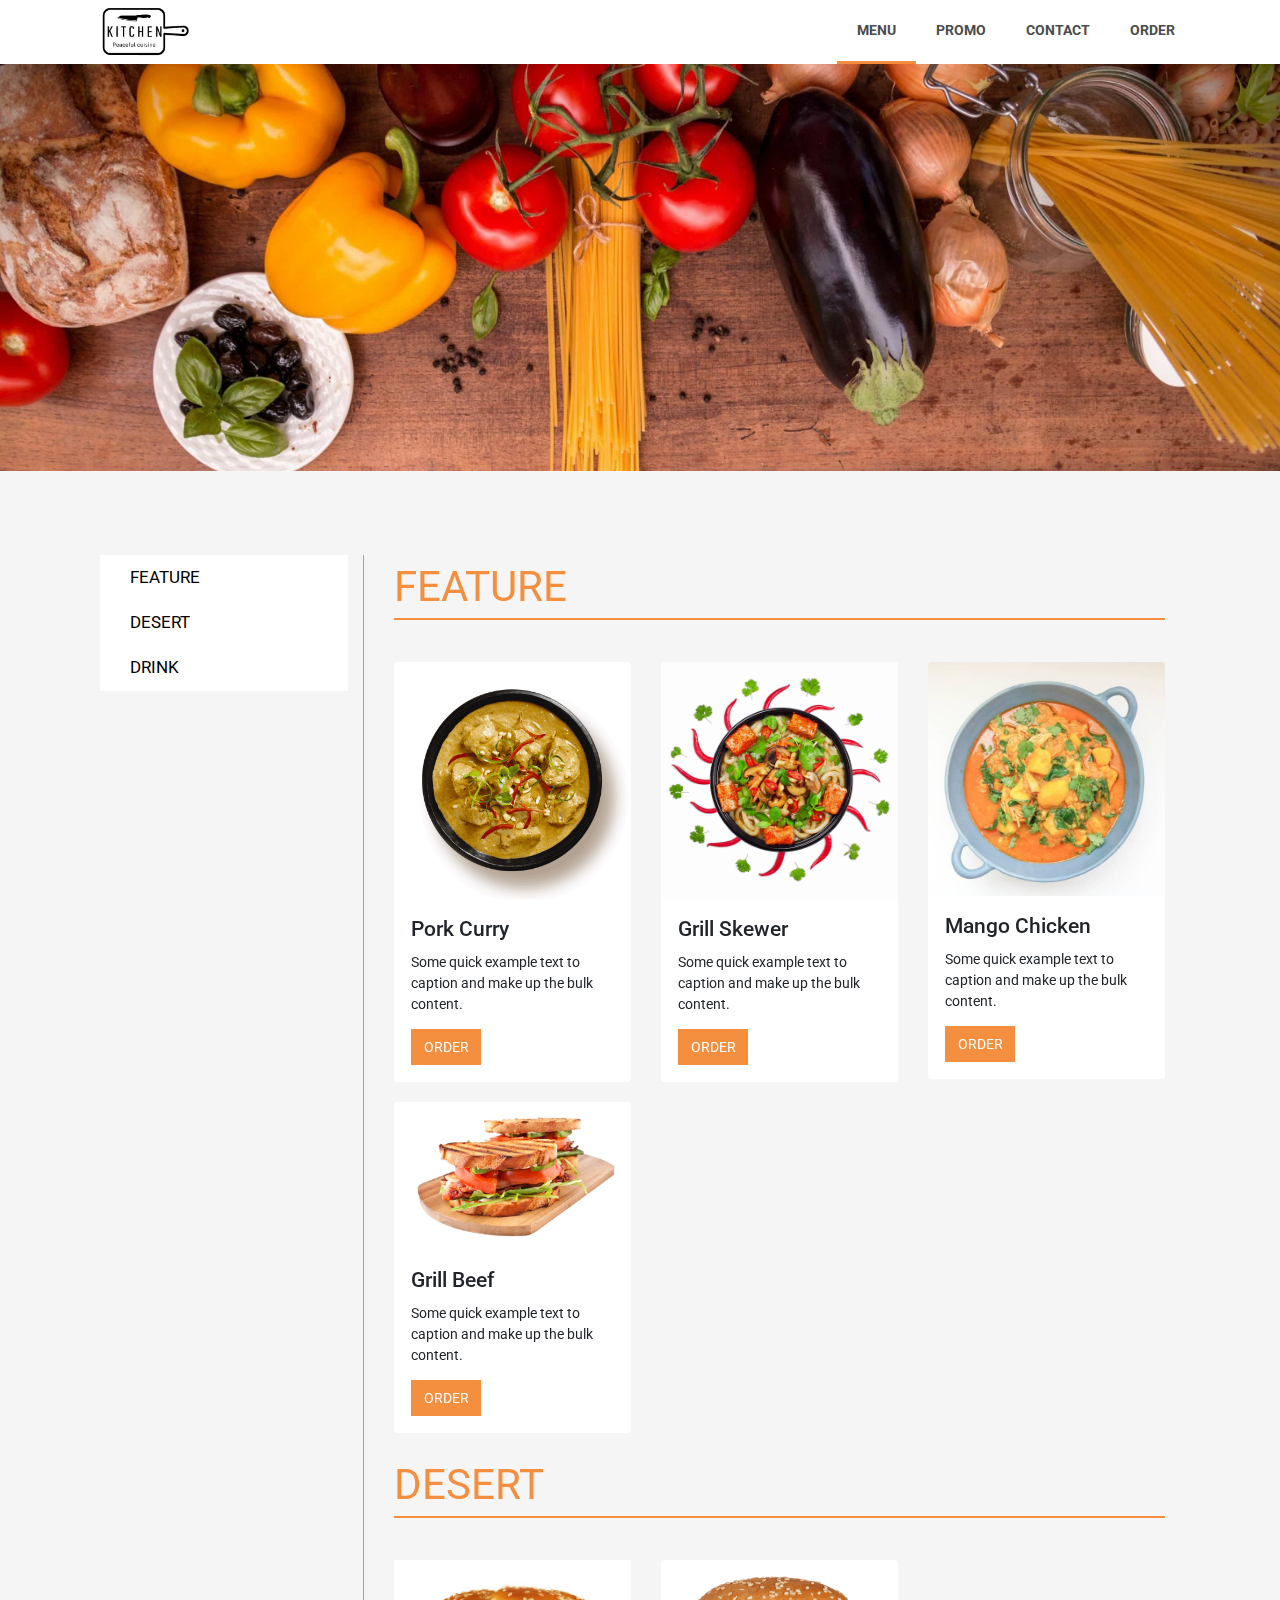
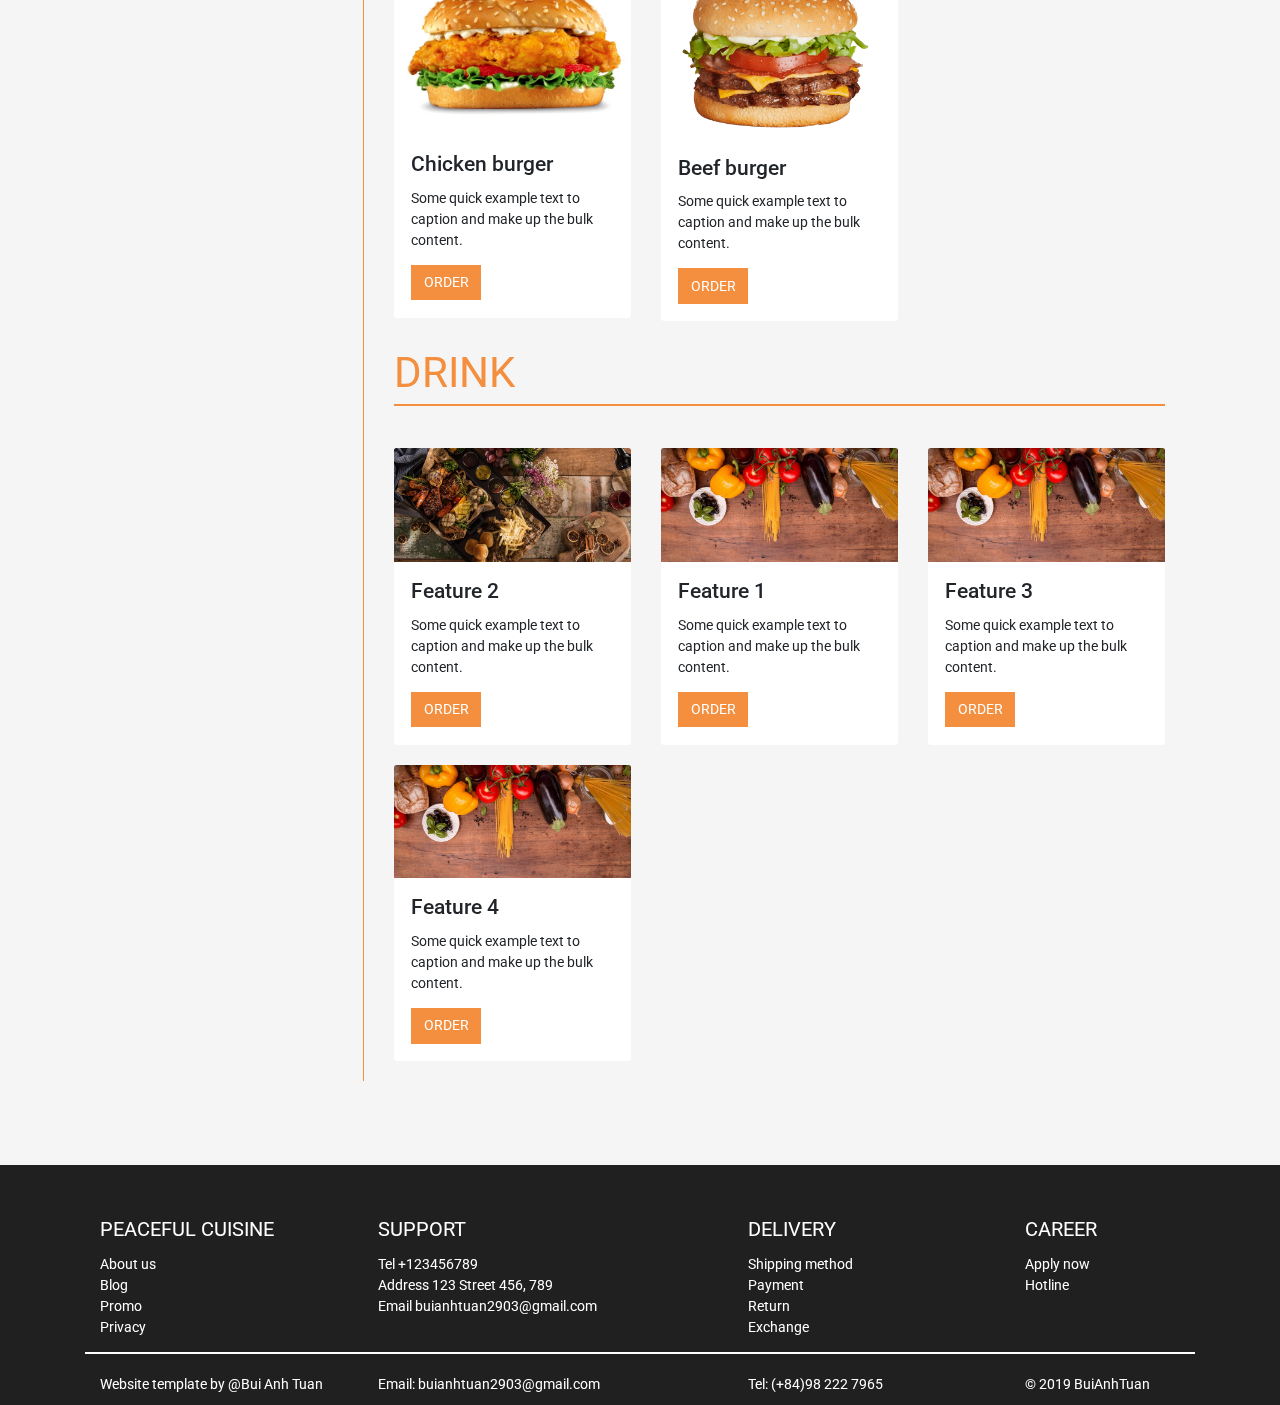
<file: menu.html>
<!DOCTYPE html>
<html lang="en">
<head>
    <meta charset="UTF-8">
    <meta name="viewport" content="width=device-width, initial-scale=1.0">
    <meta http-equiv="X-UA-Compatible" content="ie=edge">
    <meta name="Description" content="Restaurant demo template">
    <title>Peaceful cuisine</title>
    <link rel="icon" href="./assets/image/logo.png" type="image">
    <link rel="stylesheet" href="./assets/bootstrap/bootstrap.min.css">
    <link rel="stylesheet" href="https://fonts.googleapis.com/css?family=Roboto:300,400,700&display=swap">
    <link rel="stylesheet" href="./styles.css">
    <link rel="stylesheet" href="./menu.css">
    <script src="./assets/jquery/jquery.min.js"></script>
    <!-- <script src="https://cdnjs.cloudflare.com/ajax/libs/popper.js/1.14.7/umd/popper.min.js"></script> -->
    <script src="./assets/bootstrap/bootstrap.min.js"></script>
</head>

<body>

    <nav class="navbar navbar-expand-md sticky-top">
        <div class="container">
                <a href="/index.html" class="logo-link"><img src="./assets/image/logo.png" alt="logo" class="logo"></a>
                <button class="navbar-toggler ml-auto mr-2" type="button" data-toggle="collapse" data-target="#myNavbar">
                    <img class="menu-bar" src="./assets/image/menubar.png" alt="menubar">
                </button>
            <div class="collapse navbar-collapse" id="myNavbar">
                <ul class="nav navbar-nav ml-auto align-items-center">
                    <li class="nav-item activated"><a href="#menubar">MENU</a></li>
                    <li class="nav-item"><a href="/index.html">PROMO</a></li>
                    <li class="nav-item"><a href="/index.html">CONTACT</a></li>
                    <li class="nav-item"><a href="/index.html">ORDER</a></li>
                </ul>
            </div>
        </div>
    </nav>
    <div class="landing">
        <img class="landing-menu" src="./assets/image/menu1.jpg" alt="carousel1">
    </div>
    <div id="menubar">
        <div class="container">
            <div class="row">
                <div class="col-lg-3">
                    <ul class="menu-list">
                        <li class="menu-item"><a href="#feature">FEATURE</a></li>
                        <li class="menu-item"><a href="#desert">DESERT</a></li>
                        <li class="menu-item"><a href="#drink">DRINK</a></li>
                    </ul>
                </div>
                <div class="col-lg-9">
                    <div id="feature">
                        <div class="feature-title">FEATURE</div>
                        <div class="row">
                            <div class="col-md-4 col-sm-6">
                                <div class="card">
                                    <img src="./assets/image/food1.png" class="card-img-top" alt="...">
                                    <div class="card-body">
                                        <h5 class="card-title">Pork Curry</h5>
                                        <p class="card-text">Some quick example text to caption and make up the bulk content.</p>
                                        <a href="#" class="btn order">ORDER</a>
                                    </div>
                                </div>
                            </div>
                            <div class="col-md-4 col-sm-6">
                                <div class="card">
                                    <img src="./assets/image/food2.png" class="card-img-top" alt="...">
                                    <div class="card-body">
                                        <h5 class="card-title">Grill Skewer</h5>
                                        <p class="card-text">Some quick example text to caption and make up the bulk content.</p>
                                        <a href="#" class="btn order">ORDER</a>
                                    </div>
                                </div>
                            </div>
                            <div class="col-md-4 col-sm-6">                                
                                <div class="card">
                                    <img src="./assets/image/food3.jpg" class="card-img-top" alt="...">
                                    <div class="card-body">
                                        <h5 class="card-title">Mango Chicken</h5>
                                        <p class="card-text">Some quick example text to caption and make up the bulk content.</p>
                                        <a href="#" class="btn order">ORDER</a>
                                    </div>
                                </div>
                            </div>
                            <div class="col-md-4 col-sm-6">                                
                                <div class="card">
                                    <img src="./assets/image/food4.png" class="card-img-top" alt="...">
                                    <div class="card-body">
                                        <h5 class="card-title">Grill Beef</h5>
                                        <p class="card-text">Some quick example text to caption and make up the bulk content.</p>
                                        <a href="#" class="btn order">ORDER</a>
                                    </div>
                                </div>
                            </div>
                        </div>
                    </div>
                    <div id="desert">
                        <div class="feature-title">DESERT</div>
                        <div class="row">
                            <div class="col-md-4 col-sm-6">
                                <div class="card">
                                    <img src="./assets/image/burger1.jpg" class="card-img-top" alt="...">
                                    <div class="card-body">
                                        <h5 class="card-title">Chicken burger</h5>
                                        <p class="card-text">Some quick example text to caption and make up the bulk content.</p>
                                        <a href="#" class="btn order">ORDER</a>
                                    </div>
                                </div>
                            </div>
                            <div class="col-md-4 col-sm-6">
                                <div class="card">
                                    <img src="./assets/image/burger3.png" class="card-img-top" alt="...">
                                    <div class="card-body">
                                        <h5 class="card-title">Beef burger</h5>
                                        <p class="card-text">Some quick example text to caption and make up the bulk content.</p>
                                        <a href="#" class="btn order">ORDER</a>
                                    </div>
                                </div>
                            </div>
                        </div>
                    </div>
                    <div id="drink">
                        <div class="feature-title">DRINK</div>
                        <div class="row">
                            <div class="col-md-4 col-sm-6">
                                <div class="card">
                                    <img src="./assets/image/carousel1.jpg" class="card-img-top" alt="...">
                                    <div class="card-body">
                                        <h5 class="card-title">Feature 2</h5>
                                        <p class="card-text">Some quick example text to caption and make up the bulk content.</p>
                                        <a href="#" class="btn order">ORDER</a>
                                    </div>
                                </div>
                            </div>
                            <div class="col-md-4 col-sm-6">
                                <div class="card">
                                    <img src="./assets/image/carousel2.jpg" class="card-img-top" alt="...">
                                    <div class="card-body">
                                        <h5 class="card-title">Feature 1</h5>
                                        <p class="card-text">Some quick example text to caption and make up the bulk content.</p>
                                        <a href="#" class="btn order">ORDER</a>
                                    </div>
                                </div>
                            </div>
                            <div class="col-md-4 col-sm-6">
                                <div class="card">
                                    <img src="./assets/image/carousel2.jpg" class="card-img-top" alt="...">
                                    <div class="card-body">
                                        <h5 class="card-title">Feature 3</h5>
                                        <p class="card-text">Some quick example text to caption and make up the bulk content.</p>
                                        <a href="#" class="btn order">ORDER</a>
                                    </div>
                                </div>
                            </div>
                            <div class="col-md-4 col-sm-6">
                                <div class="card">
                                    <img src="./assets/image/carousel2.jpg" class="card-img-top" alt="...">
                                    <div class="card-body">
                                        <h5 class="card-title">Feature 4</h5>
                                        <p class="card-text">Some quick example text to caption and make up the bulk content.</p>
                                        <a href="#" class="btn order">ORDER</a>
                                    </div>
                                </div>
                            </div>
                        </div>
                    </div>
                </div>
            </div>
        </div>
    </div>

    <footer class="copyright">
            <div class="container">
                <div class="row">
                    <div class="col-sm-3 col-xs-6">
                        <div class="footer-title">PEACEFUL CUISINE</div>
                        <ul>
                            <li class="footer-item">About us</li>
                            <li class="footer-item">Blog</li>
                            <li class="footer-item">Promo</li>
                            <li class="footer-item">Privacy</li>
                        </ul>
                    </div>
                    <div class="col-sm-4 col-xs-8">
                        <div class="footer-title">SUPPORT</div>
                        <ul>
                            <li class="footer-item">Tel +123456789</li>
                            <li class="footer-item">Address 123 Street 456, 789</li>
                            <li class="footer-item">Email buianhtuan2903@gmail.com</li>
                        </ul>
                    </div>
                    <div class="col-sm-3 col-xs-6">
                        <div class="footer-title">DELIVERY</div>
                        <ul>
                            <li class="footer-item">Shipping method</li>
                            <li class="footer-item">Payment</li>
                            <li class="footer-item">Return</li>
                            <li class="footer-item">Exchange</li>
                        </ul>
                    </div>
                    <div class="col-sm-2 col-xs-4">
                        <div class="footer-title">CAREER</div>
                        <ul>
                            <li class="footer-item">Apply now</li>
                            <li class="footer-item">Hotline</li>
                        </ul>
                    </div>
                </div>
                <div class="row footer-copyright">
                    <div class="col-sm-3">Website template by @Bui Anh Tuan</div>
                    <div class="col-sm-4">Email: <a href="mailto:buianhtuan2903@gmail.com" class="info" rel="noopener noreferrer">buianhtuan2903@gmail.com</a></div>
                    <div class="col-sm-3">Tel: <a href="tel:+84982227965" class="info" rel="noopener noreferrer">(+84)98 222 7965</a></div>
                    <div class="col-sm-2">&copy; 2019 BuiAnhTuan</div>
                </div>
            </div>
        </footer>
</body>
</html>
</file>
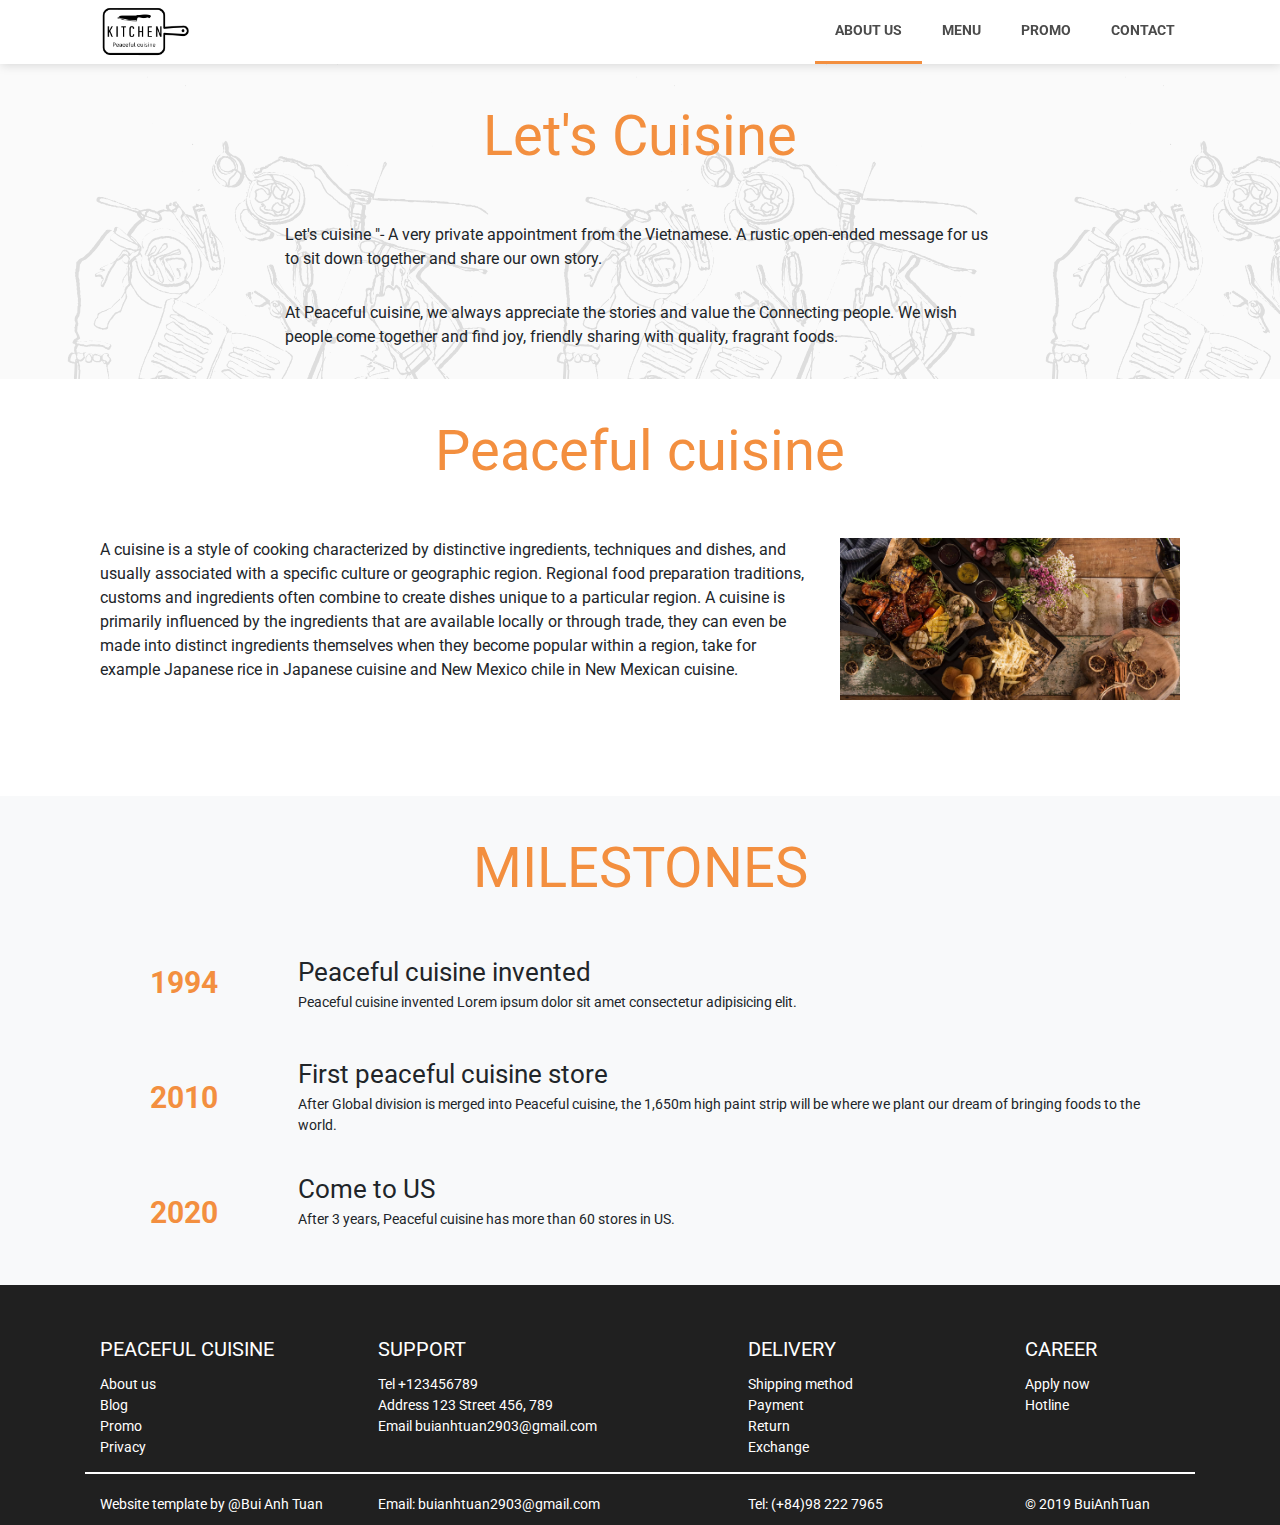
<file: page/aboutus.html>
<!DOCTYPE html>
<html lang="en">
<head>
    <meta charset="UTF-8">
    <meta name="viewport" content="width=device-width, initial-scale=1.0">
    <meta http-equiv="X-UA-Compatible" content="ie=edge">
    <meta name="Description" content="Restaurant demo template">
    <title>Peaceful cuisine</title>
    <link rel="icon" href="../assets/image/logo.png" type="image">
    <link rel="stylesheet" href="../assets/bootstrap/bootstrap.min.css">
    <link rel="stylesheet" href="https://fonts.googleapis.com/css?family=Roboto:300,400,700&display=swap">
    <link rel="stylesheet" href="../css/styles.css">
    <link rel="stylesheet" href="../css/aboutus.css">
    <script src="../assets/jquery/jquery.min.js"></script>
    <!-- <script src="https://cdnjs.cloudflare.com/ajax/libs/popper.js/1.14.7/umd/popper.min.js"></script> -->
    <script src="../assets/bootstrap/bootstrap.min.js"></script>
</head>

<body>

    <nav class="navbar navbar-expand-md sticky-top">
        <div class="container">
                <a href="/index.html" class="logo-link"><img src="../assets/image/logo.png" alt="logo" class="logo"></a>
                <button class="navbar-toggler ml-auto mr-2" type="button" data-toggle="collapse" data-target="#myNavbar">
                    <img class="hamburger-bar" src="../assets/image/menubar.png" alt="menubar">
                </button>
            <div class="collapse navbar-collapse" id="myNavbar">
                <ul class="nav navbar-nav ml-auto align-items-center">
                    <li class="nav-item activated"><a href="#">ABOUT US</a></li>
                    <li class="nav-item"><a href="/page/menu.html">MENU</a></li>
                    <li class="nav-item"><a href="/page/promo.html">PROMO</a></li>
                    <li class="nav-item"><a href="/page/contact.html">CONTACT</a></li>
                </ul>
            </div>
        </div>
    </nav>

    <div id="aboutusbar" >
        <div class="story">
            <div class="container ">
                <div class="row justify-content-center">
                    <div class="story-title">Let's Cuisine</div>
                </div>
                <div class="row">
                    <div class="col-lg-2"></div> 
                    <div class="col-lg-8 justify-content-center">
                        <div class="story-text">
                            Let's cuisine "- A very private appointment 
                            from the Vietnamese. A rustic open-ended message 
                            for us to sit down together and share our own story.

                        </div>
                        <div class="story-text">                            
                            At Peaceful cuisine, we always appreciate the 
                            stories and value the Connecting people. 
                            We wish people come together and find joy, 
                            friendly sharing with quality, fragrant foods.
                        </div>
                    </div>
                    <div class="col-lg-2"></div>  
                </div> 
            </div>
        </div>
        <div class="container">
            <div class="row justify-content-center">
                <div class="story-title ">Peaceful cuisine</div>
                <div class="col-lg-8 story-text">
                    A cuisine is a style of cooking characterized 
                    by distinctive ingredients, techniques and dishes, 
                    and usually associated with a specific culture or 
                    geographic region. Regional food preparation traditions, 
                    customs and ingredients often combine to create dishes 
                    unique to a particular region.
                    A cuisine is primarily influenced by the ingredients 
                    that are available locally or through trade, 
                    they can even be made into distinct ingredients 
                    themselves when they become popular within a region, 
                    take for example Japanese rice in Japanese cuisine 
                    and New Mexico chile in New Mexican cuisine.
                </div>
                <div class="col-lg-4">
                    <img src="/assets/image/carousel1.jpg" alt="">
                </div>
            </div>
        </div>
    </div>
    <div class="bg-light">
        <div class="container">
                <div class="row justify-content-center">
                    <div class="story-title">MILESTONES</div>
                    <div class="col-lg-12 story-text">
                        <div class="year">1994</div>
                        <div class="mile align-self-center">Peaceful cuisine invented
                            <div class="mile-text align-self-center">Peaceful cuisine invented Lorem ipsum dolor sit amet consectetur adipisicing elit. </div>
                        </div>
                    </div>
                    <div class="col-lg-12 story-text">
                        <div class="year">2010</div>
                        <div class="mile ">First peaceful cuisine store
                            <div class="mile-text">After Global division 
                                is merged into Peaceful cuisine, the 1,650m high paint strip 
                                will be where we plant our dream of 
                                bringing foods to the world.</div>
                        </div>
                    </div>
                    <div class="col-lg-12 story-text">
                        <div class="year">2020</div>
                        <div class="mile">Come to US
                            <div class="mile-text">After 3 years, Peaceful cuisine has more than 60 stores in US.</div>
                        </div>
                    </div>
                </div>
            </div>
    </div>

    <footer class="copyright">
    <div class="container">
        <div class="row">
            <div class="col-sm-3 col-xs-6">
                <div class="footer-title">PEACEFUL CUISINE</div>
                <ul>
                    <li class="footer-item">About us</li>
                    <li class="footer-item">Blog</li>
                    <li class="footer-item">Promo</li>
                    <li class="footer-item">Privacy</li>
                </ul>
            </div>
            <div class="col-sm-4 col-xs-8">
                <div class="footer-title">SUPPORT</div>
                <ul>
                    <li class="footer-item">Tel +123456789</li>
                    <li class="footer-item">Address 123 Street 456, 789</li>
                    <li class="footer-item">Email buianhtuan2903@gmail.com</li>
                </ul>
            </div>
            <div class="col-sm-3 col-xs-6">
                <div class="footer-title">DELIVERY</div>
                <ul>
                    <li class="footer-item">Shipping method</li>
                    <li class="footer-item">Payment</li>
                    <li class="footer-item">Return</li>
                    <li class="footer-item">Exchange</li>
                </ul>
            </div>
            <div class="col-sm-2 col-xs-4">
                <div class="footer-title">CAREER</div>
                <ul>
                    <li class="footer-item">Apply now</li>
                    <li class="footer-item">Hotline</li>
                </ul>
            </div>
        </div>
        <div class="row footer-copyright">
            <div class="col-sm-3">Website template by @Bui Anh Tuan</div>
            <div class="col-sm-4">Email: <a href="mailto:buianhtuan2903@gmail.com" class="info" rel="noopener noreferrer">buianhtuan2903@gmail.com</a></div>
            <div class="col-sm-3">Tel: <a href="tel:+84982227965" class="info" rel="noopener noreferrer">(+84)98 222 7965</a></div>
            <div class="col-sm-2">&copy; 2019 BuiAnhTuan</div>
        </div>
    </div>
</footer>
</body>
</html>
</file>
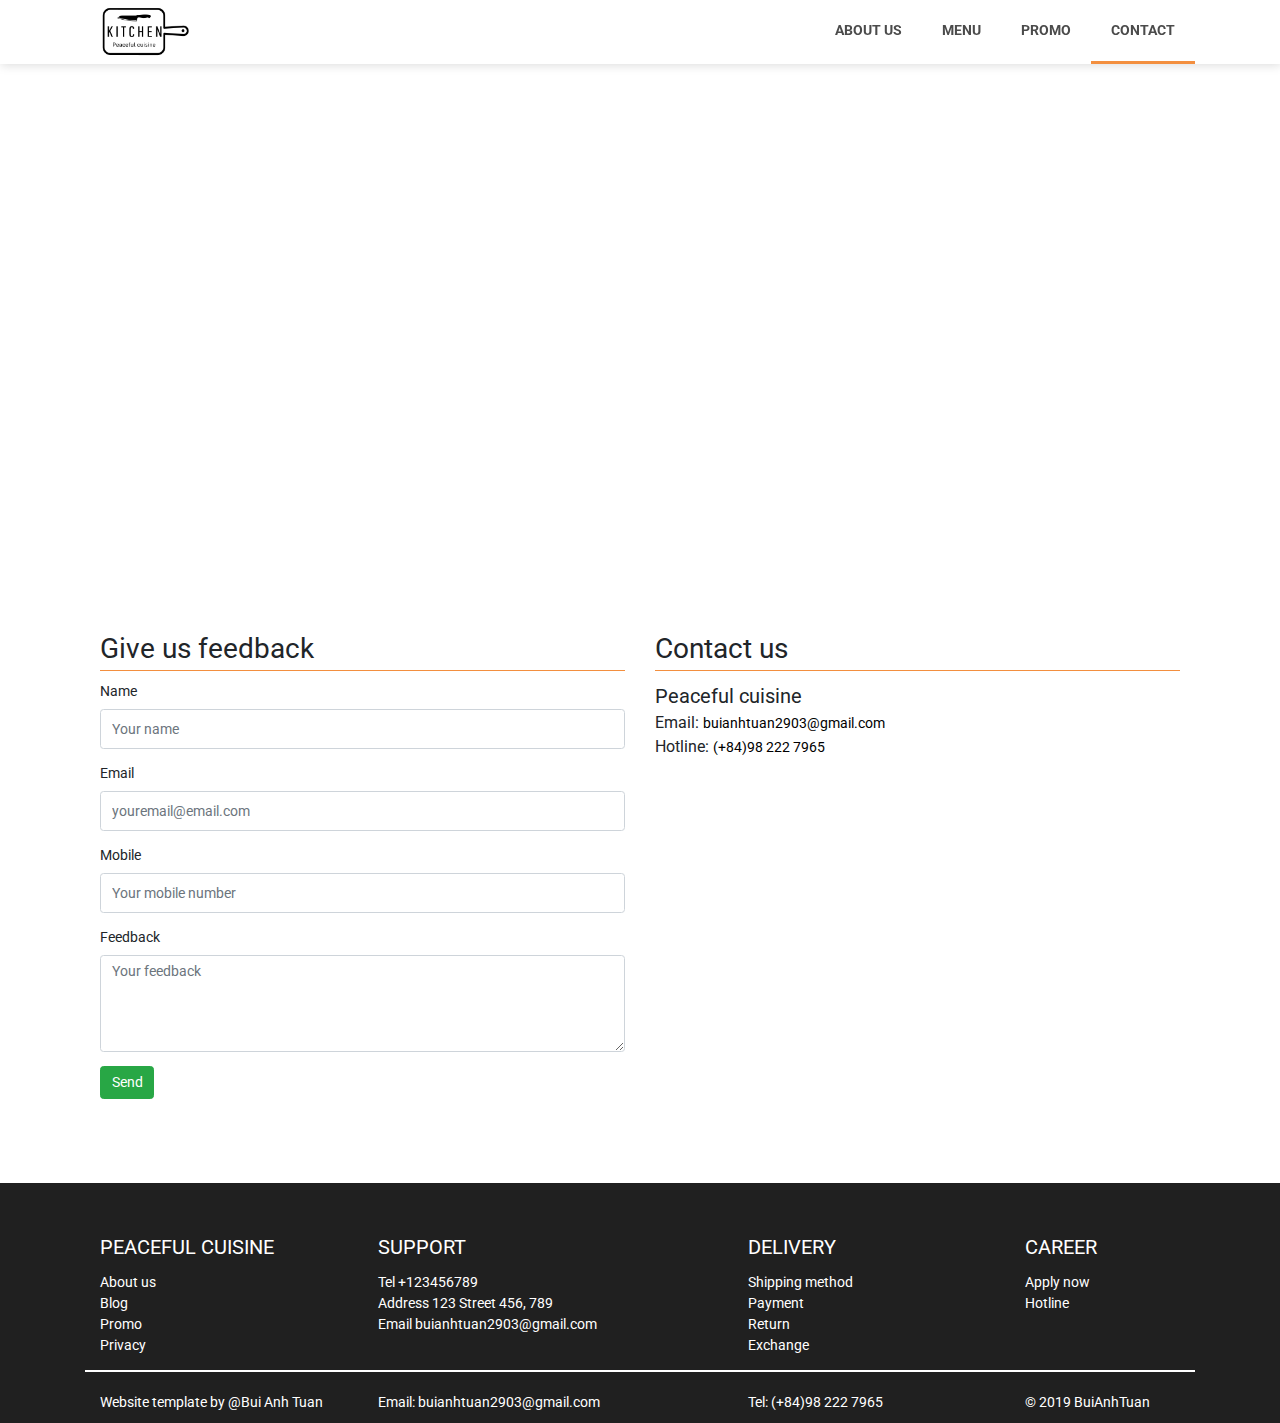
<file: page/contact.html>
<!DOCTYPE html>
<html lang="en">
<head>
    <meta charset="UTF-8">
    <meta name="viewport" content="width=device-width, initial-scale=1.0">
    <meta http-equiv="X-UA-Compatible" content="ie=edge">
    <meta name="Description" content="Restaurant demo template">
    <title>Peaceful cuisine</title>
    <link rel="icon" href="../assets/image/logo.png" type="image">
    <link rel="stylesheet" href="../assets/bootstrap/bootstrap.min.css">
    <link rel="stylesheet" href="https://fonts.googleapis.com/css?family=Roboto:300,400,700&display=swap">
    <link rel="stylesheet" href="../css/styles.css">
    <link rel="stylesheet" href="../css/contact.css">
    <script src="../assets/jquery/jquery.min.js"></script>
    <!-- <script src="https://cdnjs.cloudflare.com/ajax/libs/popper.js/1.14.7/umd/popper.min.js"></script> -->
    <script src="../assets/bootstrap/bootstrap.min.js"></script>
</head>

<body>

    <nav class="navbar navbar-expand-md sticky-top">
        <div class="container">
                <a href="/index.html" class="logo-link"><img src="../assets/image/logo.png" alt="logo" class="logo"></a>
                <button class="navbar-toggler ml-auto mr-2" type="button" data-toggle="collapse" data-target="#myNavbar">
                    <img class="hamburger-bar" src="../assets/image/menubar.png" alt="menubar">
                </button>
            <div class="collapse navbar-collapse" id="myNavbar">
                <ul class="nav navbar-nav ml-auto align-items-center">
                    <li class="nav-item"><a href="/page/aboutus.html">ABOUT US</a></li>
                    <li class="nav-item"><a href="/page/menu.html">MENU</a></li>
                    <li class="nav-item"><a href="/page/promo.html">PROMO</a></li>
                    <li class="nav-item activated"><a href="#">CONTACT</a></li>
                </ul>
            </div>
        </div>
    </nav>

    <div id="contactbar">
        <div class="container">
            <div class="row">
                <iframe src="https://www.google.com/maps/embed?pb=!1m18!1m12!1m3!1d6718.1903156803355!2d106.7690823244133!3d10.850895974250145!2m3!1f0!2f0!3f0!3m2!1i1024!2i768!4f13.1!3m3!1m2!1s0x317527a03c3602b5%3A0x155ef47f453f483!2zU2nDqnUgdGjhu4sgTmd1eeG7hW4gS2lt!5e0!3m2!1sen!2s!4v1575514309334!5m2!1sen!2s" 
                 height="450" frameborder="0" style="width: 100%; border:0;" allowfullscreen=""></iframe>
            </div>

            <div class="row">
                <div class="col-lg-6">
                    <div class="contact-header">Give us feedback</div>
                    <form>
                        <div class="form-group">
                        <label for="Name">Name</label>
                        <input type="text" class="form-control" id="Name" placeholder="Your name">
                        </div>
                        <div class="form-group">
                            <label for="Email">Email</label>
                            <input type="email" class="form-control" id="Email" placeholder="youremail@email.com">
                        </div>
                        <div class="form-group">
                            <label for="Telephone">Mobile</label>
                            <input type="text" class="form-control" id="Telephone" placeholder="Your mobile number">
                        </div>
                        <div class="form-group">
                            <label for="Feedback">Feedback</label>
                            <textarea class="form-control" id="Feedback" rows="4" placeholder="Your feedback"></textarea>
                        </div>
                        <button class="btn btn-success">Send</button>
                    </form>
                </div>

                <div class="col-lg-6">
                    <div class="contact-header">Contact us</div>
                    <div class="contact-title">Peaceful cuisine</div>
                    <div class="contact-content">Email: 
                        <a href="mailto:buianhtuan2903@gmail.com" rel="noopener noreferrer">buianhtuan2903@gmail.com</a></div>
                    <div class="contact-content">Hotline: <a href="tel:+84982227965" rel="noopener noreferrer">(+84)98 222 7965</a></div>
                </div>
            </div>
   
        </div>
    </div>

    <footer class="copyright">
    <div class="container">
        <div class="row">
            <div class="col-sm-3 col-xs-6">
                <div class="footer-title">PEACEFUL CUISINE</div>
                <ul>
                    <li class="footer-item">About us</li>
                    <li class="footer-item">Blog</li>
                    <li class="footer-item">Promo</li>
                    <li class="footer-item">Privacy</li>
                </ul>
            </div>
            <div class="col-sm-4 col-xs-8">
                <div class="footer-title">SUPPORT</div>
                <ul>
                    <li class="footer-item">Tel +123456789</li>
                    <li class="footer-item">Address 123 Street 456, 789</li>
                    <li class="footer-item">Email buianhtuan2903@gmail.com</li>
                </ul>
            </div>
            <div class="col-sm-3 col-xs-6">
                <div class="footer-title">DELIVERY</div>
                <ul>
                    <li class="footer-item">Shipping method</li>
                    <li class="footer-item">Payment</li>
                    <li class="footer-item">Return</li>
                    <li class="footer-item">Exchange</li>
                </ul>
            </div>
            <div class="col-sm-2 col-xs-4">
                <div class="footer-title">CAREER</div>
                <ul>
                    <li class="footer-item">Apply now</li>
                    <li class="footer-item">Hotline</li>
                </ul>
            </div>
        </div>
        <div class="row footer-copyright">
            <div class="col-sm-3">Website template by @Bui Anh Tuan</div>
            <div class="col-sm-4">Email: <a href="mailto:buianhtuan2903@gmail.com" class="info" rel="noopener noreferrer">buianhtuan2903@gmail.com</a></div>
            <div class="col-sm-3">Tel: <a href="tel:+84982227965" class="info" rel="noopener noreferrer">(+84)98 222 7965</a></div>
            <div class="col-sm-2">&copy; 2019 BuiAnhTuan</div>
        </div>
    </div>
</footer>
</body>
</html>
</file>
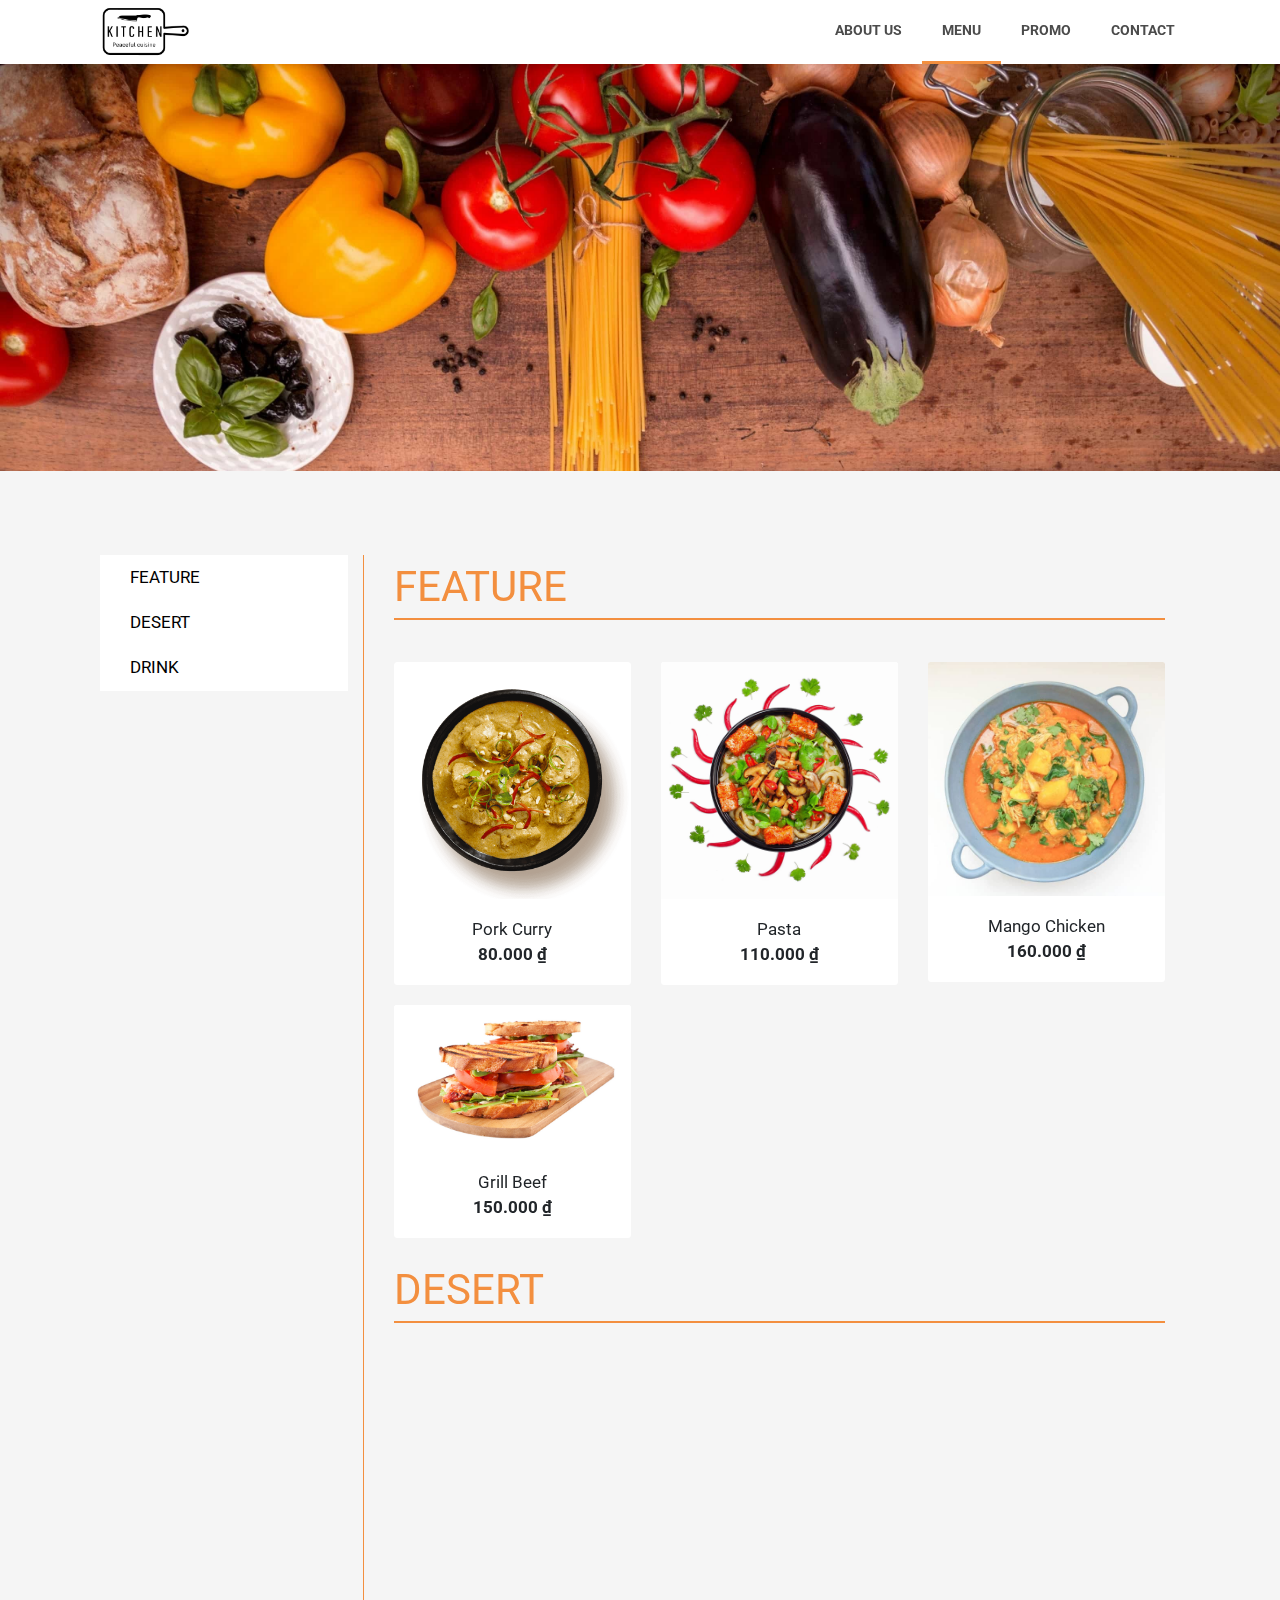
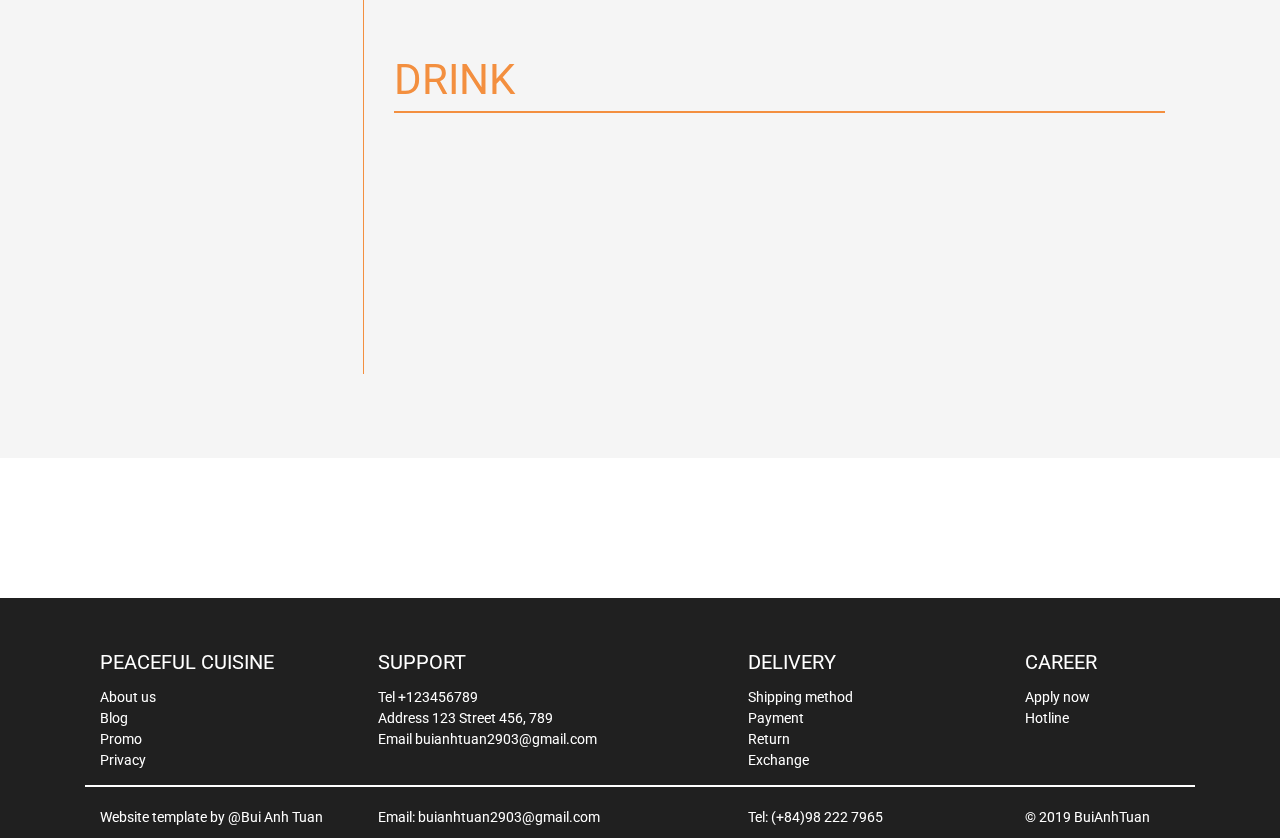
<file: page/menu.html>
<!DOCTYPE html>
<html lang="en">
<head>
    <meta charset="UTF-8">
    <meta name="viewport" content="width=device-width, initial-scale=1.0">
    <meta http-equiv="X-UA-Compatible" content="ie=edge">
    <meta name="Description" content="Restaurant demo template">
    <title>Peaceful cuisine</title>
    <link rel="icon" href="../assets/image/logo.png" type="image">
    <link rel="stylesheet" href="../assets/bootstrap/bootstrap.min.css">
    <link rel="stylesheet" href="https://fonts.googleapis.com/css?family=Roboto:300,400,700&display=swap">
    <link rel="stylesheet" href="../css/styles.css">
    <link rel="stylesheet" href="../css/menu.css">
    <script src="../assets/jquery/jquery.min.js"></script>
    <!-- <script src="https://cdnjs.cloudflare.com/ajax/libs/popper.js/1.14.7/umd/popper.min.js"></script> -->
    <script src="../assets/bootstrap/bootstrap.min.js"></script>
    <script src="../script.js"></script>
</head>

<body>

    <nav class="navbar navbar-expand-md sticky-top">
        <div class="container">
                <a href="/index.html" class="logo-link"><img src="../assets/image/logo.png" alt="logo" class="logo"></a>
                <button class="navbar-toggler ml-auto mr-2" type="button" data-toggle="collapse" data-target="#myNavbar">
                    <img class="hamburger-bar" src="../assets/image/menubar.png" alt="menubar">
                </button>
            <div class="collapse navbar-collapse" id="myNavbar">
                <ul class="nav navbar-nav ml-auto align-items-center">
                    <li class="nav-item"><a href="/page/aboutus.html">ABOUT US</a></li>
                    <li class="nav-item activated"><a href="#menubar">MENU</a></li>
                    <li class="nav-item"><a href="/page/promo.html">PROMO</a></li>
                    <li class="nav-item"><a href="/page/contact.html">CONTACT</a></li>
                </ul>
            </div>
        </div>
    </nav>
    <div class="landing">
        <img class="landing-menu" src="../assets/image/menu1.jpg" alt="carousel1">
    </div>
    <div id="menubar">
        <div class="container">
            <div class="row">
                <div class="col-lg-3">
                    <ul class="menu-list">
                        <li class="menu-item"><a href="#feature">FEATURE</a></li>
                        <li class="menu-item"><a href="#desert">DESERT</a></li>
                        <li class="menu-item"><a href="#drink">DRINK</a></li>
                    </ul>
                </div>
                <div class="col-lg-9">
                    <div id="feature">
                        <div class="category-title">FEATURE</div>
                        <div class="row">
                            <div class="col-md-4 col-sm-6">
                                <div class="card">
                                    <img src="../assets/image/food1.png" class="card-img-top" alt="...">
                                    <div class="card-body">
                                        <p class="card-title">Pork Curry</p>
                                        <p class="card-title font-weight-bold">80.000 &#8363;</p>
                                    </div>
                                </div>
                            </div>
                            <div class="col-md-4 col-sm-6">
                                <div class="card">
                                    <img src="../assets/image/food2.png" class="card-img-top" alt="...">
                                    <div class="card-body">
                                        <p class="card-title">Pasta</p>
                                        <p class="card-title font-weight-bold">110.000 &#8363;</p>
                                    </div>
                                </div>
                            </div>
                            <div class="col-md-4 col-sm-6">                                
                                <div class="card">
                                    <img src="../assets/image/food3.jpg" class="card-img-top" alt="...">
                                    <div class="card-body">
                                        <p class="card-title">Mango Chicken</p>
                                        <p class="card-title font-weight-bold">160.000 &#8363;</p>
                                    </div>
                                </div>
                            </div>
                            <div class="col-md-4 col-sm-6">                                
                                <div class="card">
                                    <img src="../assets/image/food4.png" class="card-img-top" alt="...">
                                    <div class="card-body">
                                        <p class="card-title">Grill Beef</p>
                                        <p class="card-title font-weight-bold">150.000 &#8363;</p>
                                    </div>
                                </div>
                            </div>
                        </div>
                    </div>
                    <div id="desert">
                        <div class="category-title">DESERT</div>
                        <div class="row fadeout">
                            <div class="col-md-4 col-sm-6">
                                <div class="card">
                                    <img src="../assets/image/burger1.jpg" class="card-img-top" alt="...">
                                    <div class="card-body">
                                        <p class="card-title">Chicken burger</p>
                                        <p class="card-title font-weight-bold">200.000 &#8363;</p>
                                    </div>
                                </div>
                            </div>
                            <div class="col-md-4 col-sm-6">
                                <div class="card">
                                    <img src="../assets/image/burger3.png" class="card-img-top" alt="...">
                                    <div class="card-body">
                                        <p class="card-title">Beef burger</p>
                                        <p class="card-title font-weight-bold">100.000 &#8363;</p>
                                    </div>
                                </div>
                            </div>
                        </div>
                    </div>
                    <div id="drink" class="">
                        <div class="category-title">DRINK</div>
                        <div class="row fadeout">
                            <div class="col-md-4 col-sm-6">
                                <div class="card ">
                                    <img src="../assets/image/carousel1.jpg" class="card-img-top" alt="...">
                                    <div class="card-body">
                                        <p class="card-title">Feature 1</p>
                                        <p class="card-title font-weight-bold">30.000 &#8363;</p>
                                    </div>
                                </div>
                            </div>
                            <div class="col-md-4 col-sm-6">
                                <div class="card">
                                    <img src="../assets/image/carousel3.jpg" class="card-img-top" alt="...">
                                    <div class="card-body">
                                        <p class="card-title">Feature 2</p>
                                        <p class="card-title font-weight-bold">60.000 &#8363;</p>
                                    </div>
                                </div>
                            </div>
                            <div class="col-md-4 col-sm-6">
                                <div class="card">
                                    <img src="../assets/image/carousel3.jpg" class="card-img-top" alt="...">
                                    <div class="card-body">
                                        <p class="card-title">Feature 3</p>
                                        <p class="card-title font-weight-bold">50.000 &#8363;</p>
                                    </div>
                                </div>
                            </div>
                        </div>
                    </div>
                </div>
            </div>
        </div>
    </div>

    <div id="contact">
        <div class="container">
            <div class="row fadeout">
                <div class="col-md-4 " id="social-bar">
                    <a href="https://www.facebook.com/">
                        <img class="social-icon" src="../assets/image/facebook.png" alt="facebook">
                    </a>
                    <a href="https://www.instagram.com/">
                        <img class="social-icon" src="../assets/image/instagram.png" alt="instagram"></a>
                </div>
                <div class="col-md-4 justify-content-center contact-form">
                    Register to get promo monthly
                </div>
                <div class="col-md-3 contact-form">
                    <div class="input-group">
                        <input type="email" [(ngModel)]="password" class="form-control" placeholder="Email address" aria-describedby="basic-addon1">
                        <div class="input-group-append">
                            <button class="input-group-text" id="basic-addon1">Register</button>
                        </div>
                    </div>
                </div>
            </div>
        </div>
    </div>

    <footer class="copyright">
            <div class="container">
                <div class="row">
                    <div class="col-sm-3 col-xs-6">
                        <div class="footer-title">PEACEFUL CUISINE</div>
                        <ul>
                            <li class="footer-item">About us</li>
                            <li class="footer-item">Blog</li>
                            <li class="footer-item">Promo</li>
                            <li class="footer-item">Privacy</li>
                        </ul>
                    </div>
                    <div class="col-sm-4 col-xs-8">
                        <div class="footer-title">SUPPORT</div>
                        <ul>
                            <li class="footer-item">Tel +123456789</li>
                            <li class="footer-item">Address 123 Street 456, 789</li>
                            <li class="footer-item">Email buianhtuan2903@gmail.com</li>
                        </ul>
                    </div>
                    <div class="col-sm-3 col-xs-6">
                        <div class="footer-title">DELIVERY</div>
                        <ul>
                            <li class="footer-item">Shipping method</li>
                            <li class="footer-item">Payment</li>
                            <li class="footer-item">Return</li>
                            <li class="footer-item">Exchange</li>
                        </ul>
                    </div>
                    <div class="col-sm-2 col-xs-4">
                        <div class="footer-title">CAREER</div>
                        <ul>
                            <li class="footer-item">Apply now</li>
                            <li class="footer-item">Hotline</li>
                        </ul>
                    </div>
                </div>
                <div class="row footer-copyright">
                    <div class="col-sm-3">Website template by @Bui Anh Tuan</div>
                    <div class="col-sm-4">Email: <a href="mailto:buianhtuan2903@gmail.com" class="info" rel="noopener noreferrer">buianhtuan2903@gmail.com</a></div>
                    <div class="col-sm-3">Tel: <a href="tel:+84982227965" class="info" rel="noopener noreferrer">(+84)98 222 7965</a></div>
                    <div class="col-sm-2">&copy; 2019 BuiAnhTuan</div>
                </div>
            </div>
        </footer>
</body>
</html>
</file>
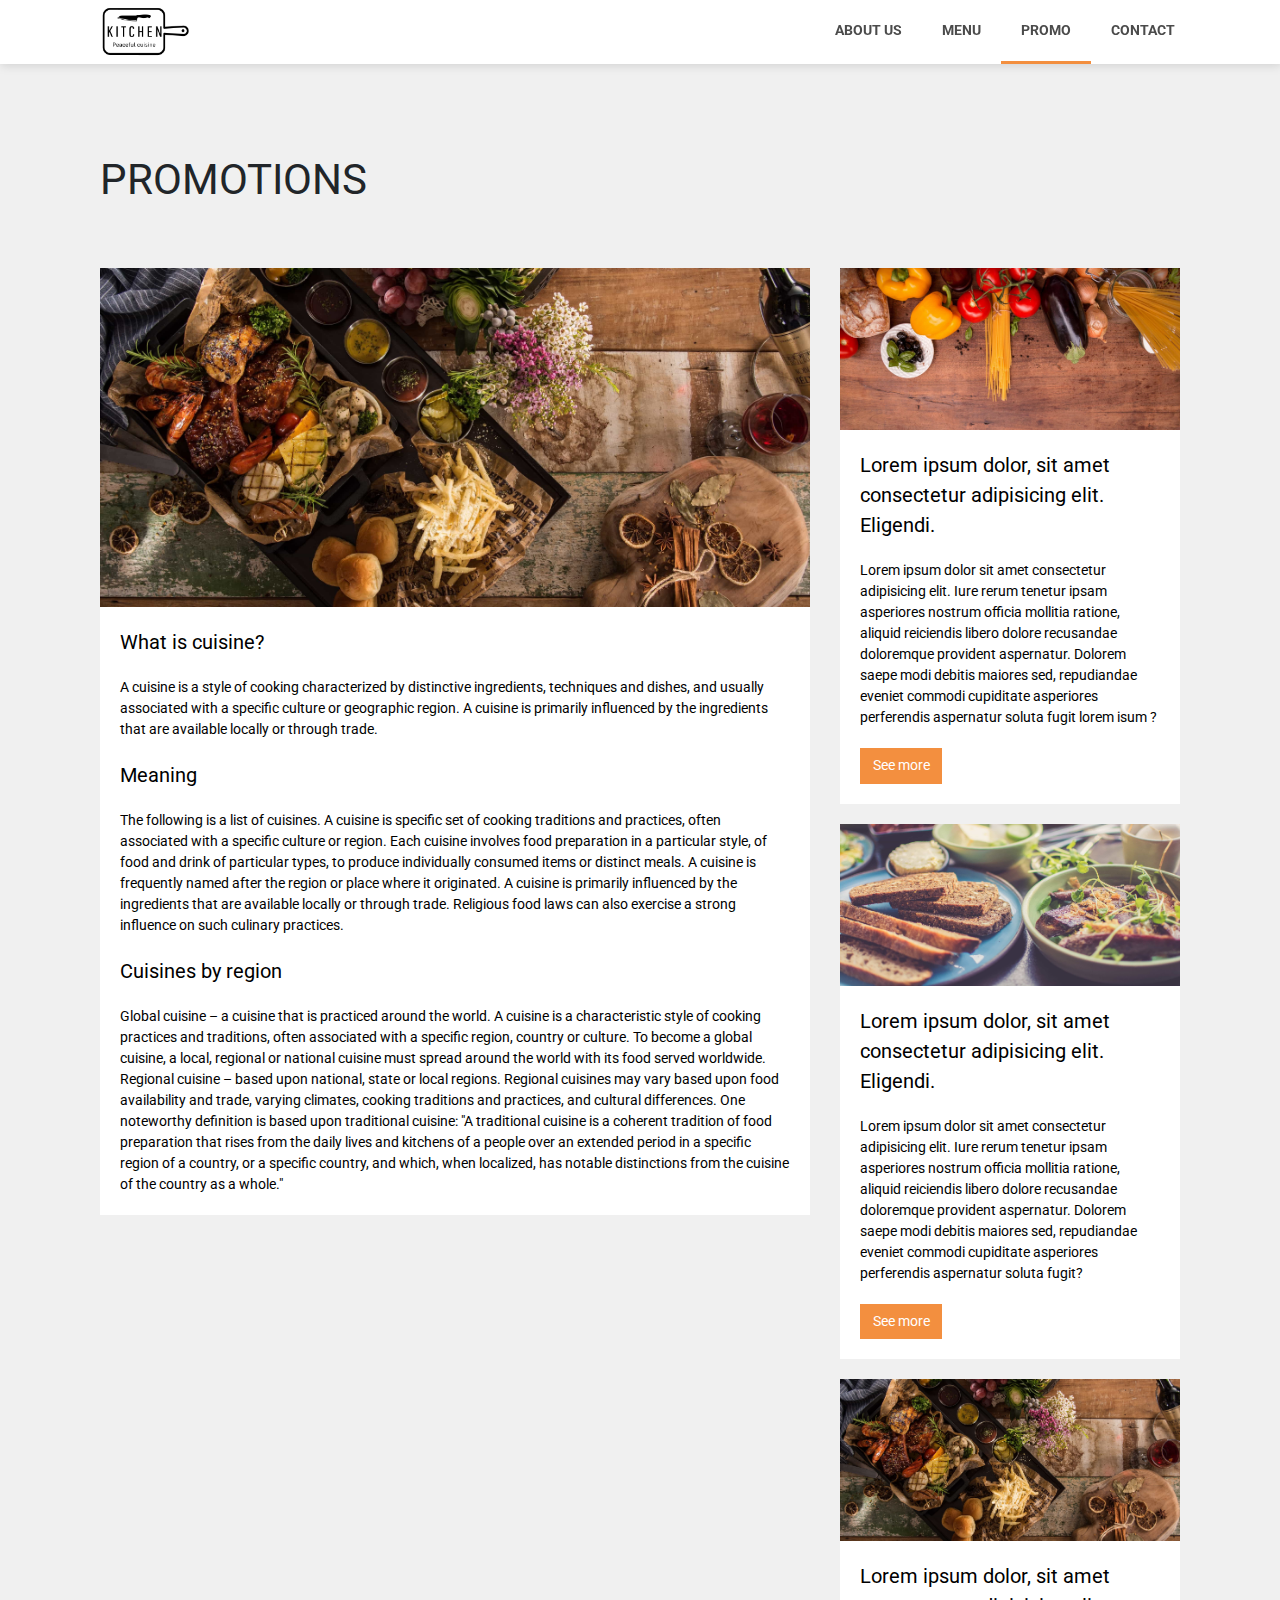
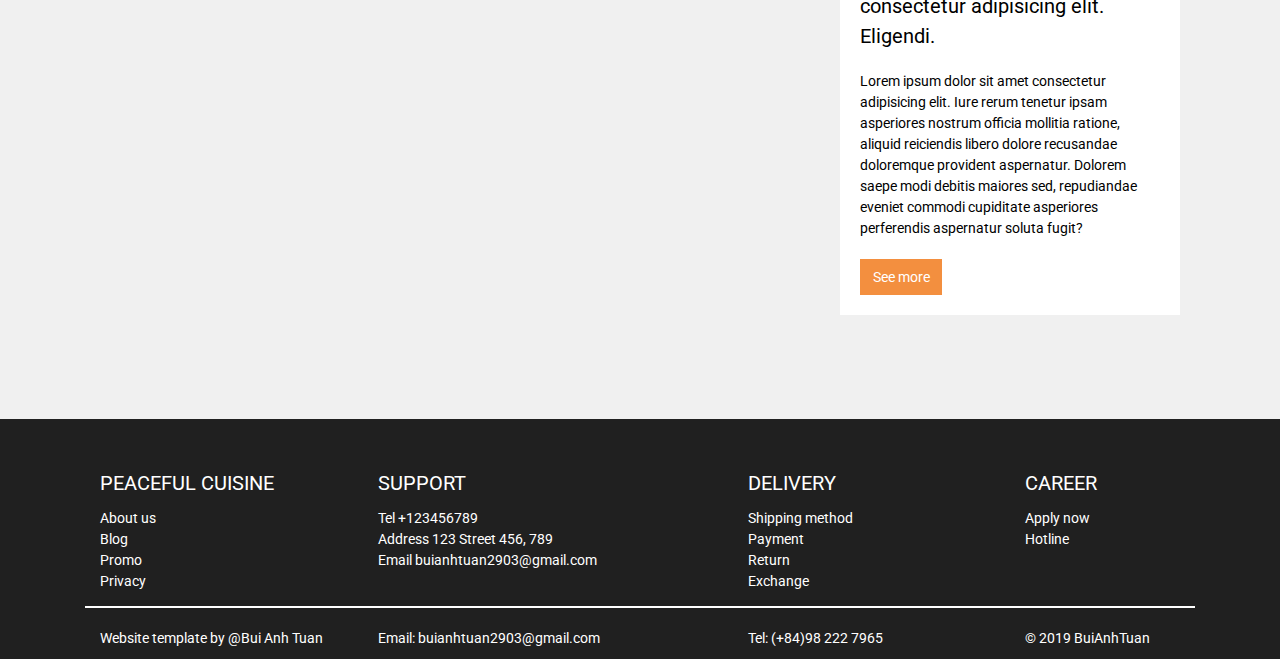
<file: page/promo.html>
<!DOCTYPE html>
<html lang="en">
<head>
    <meta charset="UTF-8">
    <meta name="viewport" content="width=device-width, initial-scale=1.0">
    <meta http-equiv="X-UA-Compatible" content="ie=edge">
    <meta name="Description" content="Restaurant demo template">
    <title>Peaceful cuisine</title>
    <link rel="icon" href="../assets/image/logo.png" type="image">
    <link rel="stylesheet" href="../assets/bootstrap/bootstrap.min.css">
    <link rel="stylesheet" href="https://fonts.googleapis.com/css?family=Roboto:300,400,700&display=swap">
    <link rel="stylesheet" href="../css/styles.css">
    <link rel="stylesheet" href="../css/promo.css">
    <script src="../assets/jquery/jquery.min.js"></script>
    <!-- <script src="https://cdnjs.cloudflare.com/ajax/libs/popper.js/1.14.7/umd/popper.min.js"></script> -->
    <script src="../assets/bootstrap/bootstrap.min.js"></script>
</head>

<body>

    <nav class="navbar navbar-expand-md sticky-top">
        <div class="container">
                <a href="/index.html" class="logo-link"><img src="../assets/image/logo.png" alt="logo" class="logo"></a>
                <button class="navbar-toggler ml-auto mr-2" type="button" data-toggle="collapse" data-target="#myNavbar">
                    <img class="hamburger-bar" src="../assets/image/menubar.png" alt="menubar">
                </button>
            <div class="collapse navbar-collapse" id="myNavbar">
                <ul class="nav navbar-nav ml-auto align-items-center">
                    <li class="nav-item"><a href="/page/aboutus.html">ABOUT US</a></li>
                    <li class="nav-item"><a href="/page/menu.html">MENU</a></li>
                    <li class="nav-item activated"><a href="#promo">PROMO</a></li>
                    <li class="nav-item"><a href="/page/contact.html">CONTACT</a></li>
                </ul>
            </div>
        </div>
    </nav>

    <div id="promobar">
        <div class="container">
            <div class="row">
                <div class="col-lg-12">
                    <div class="menu-title">PROMOTIONS</div>
                </div>
            </div>
            <div class="row">
                <div class="col-lg-8">
                    <div class="post">
                        <div class="post-img"><img src="../assets/image/carousel1.jpg" alt=""></div>
                        <div class="post-title">What is cuisine?</div>
                        <div class="post-content">A cuisine is a style of cooking 
                            characterized by distinctive ingredients, techniques and dishes,
                            and usually associated with a specific culture or geographic 
                            region. A cuisine is primarily influenced by the ingredients 
                            that are available locally or through trade.
                        </div>
                        <div class="post-title">Meaning</div>
                        <div class="post-content">
                            The following is a list of cuisines. A cuisine is specific set of cooking traditions 
                            and practices, often associated with a specific culture or region. 
                            Each cuisine involves food preparation in a particular style, of food and drink of 
                            particular types, to produce individually consumed items or distinct meals. 
                            A cuisine is frequently named after the region or place where it originated. 
                            A cuisine is primarily influenced by the ingredients that are available locally or through trade. 
                            Religious food laws can also exercise a strong influence on such culinary practices.
                        </div>
                        <div class="post-title">Cuisines by region</div>
                        <div class="post-content">
                            Global cuisine – a cuisine that is practiced around the world. 
                            A cuisine is a characteristic style of cooking practices and traditions,
                            often associated with a specific region, country or culture. 
                            To become a global cuisine, a local, regional or national cuisine 
                            must spread around the world with its food served worldwide.
                            Regional cuisine – based upon national, state or local regions. 
                            Regional cuisines may vary based upon food availability and trade, 
                            varying climates, cooking traditions and practices, and cultural differences. 
                            One noteworthy definition is based upon traditional cuisine: "A traditional cuisine 
                            is a coherent tradition of food preparation that rises from the daily lives and kitchens 
                            of a people over an extended period in a specific region of a country, or a specific country, 
                            and which, when localized, 
                            has notable distinctions from the cuisine of the country as a whole."
                        </div>
                    </div>
                </div>
                <div class="col-lg-4">
                    <div class="post">
                        <div class="post-img"><img src="../assets/image/carousel2.jpg" alt=""></div>
                        <div class="post-title">Lorem ipsum dolor, sit amet consectetur adipisicing elit. Eligendi.</div>
                        <div class="post-content">Lorem ipsum dolor sit amet consectetur 
                            adipisicing elit. Iure rerum tenetur ipsam asperiores nostrum 
                            officia mollitia ratione, aliquid reiciendis libero dolore 
                            recusandae doloremque provident aspernatur. Dolorem saepe 
                            modi debitis maiores sed, repudiandae eveniet commodi cupiditate 
                            asperiores perferendis aspernatur soluta fugit lorem isum ?
                        </div>
                        <button class="btn">See more</button>
                    </div>
                    <div class="post">
                        <div class="post-img"><img src="../assets/image/carousel3.jpg" alt=""></div>
                        <div class="post-title">Lorem ipsum dolor, sit amet consectetur adipisicing elit. Eligendi.</div>
                        <div class="post-content">Lorem ipsum dolor sit amet consectetur 
                            adipisicing elit. Iure rerum tenetur ipsam asperiores nostrum 
                            officia mollitia ratione, aliquid reiciendis libero dolore 
                            recusandae doloremque provident aspernatur. Dolorem saepe 
                            modi debitis maiores sed, repudiandae eveniet commodi cupiditate 
                            asperiores perferendis aspernatur soluta fugit?
                        </div>
                        <button class="btn">See more</button>
                    </div>
                    <div class="post">
                        <div class="post-img"><img src="../assets/image/carousel1.jpg" alt=""></div>
                        <div class="post-title">Lorem ipsum dolor, sit amet consectetur adipisicing elit. Eligendi.</div>
                        <div class="post-content">Lorem ipsum dolor sit amet consectetur 
                            adipisicing elit. Iure rerum tenetur ipsam asperiores nostrum 
                            officia mollitia ratione, aliquid reiciendis libero dolore 
                            recusandae doloremque provident aspernatur. Dolorem saepe 
                            modi debitis maiores sed, repudiandae eveniet commodi cupiditate 
                            asperiores perferendis aspernatur soluta fugit?
                        </div>
                        <button class="btn">See more</button>
                    </div>
                </div>         
            </div>
        </div>
    </div>

    <footer class="copyright">
    <div class="container">
        <div class="row">
            <div class="col-sm-3 col-xs-6">
                <div class="footer-title">PEACEFUL CUISINE</div>
                <ul>
                    <li class="footer-item">About us</li>
                    <li class="footer-item">Blog</li>
                    <li class="footer-item">Promo</li>
                    <li class="footer-item">Privacy</li>
                </ul>
            </div>
            <div class="col-sm-4 col-xs-8">
                <div class="footer-title">SUPPORT</div>
                <ul>
                    <li class="footer-item">Tel +123456789</li>
                    <li class="footer-item">Address 123 Street 456, 789</li>
                    <li class="footer-item">Email buianhtuan2903@gmail.com</li>
                </ul>
            </div>
            <div class="col-sm-3 col-xs-6">
                <div class="footer-title">DELIVERY</div>
                <ul>
                    <li class="footer-item">Shipping method</li>
                    <li class="footer-item">Payment</li>
                    <li class="footer-item">Return</li>
                    <li class="footer-item">Exchange</li>
                </ul>
            </div>
            <div class="col-sm-2 col-xs-4">
                <div class="footer-title">CAREER</div>
                <ul>
                    <li class="footer-item">Apply now</li>
                    <li class="footer-item">Hotline</li>
                </ul>
            </div>
        </div>
        <div class="row footer-copyright">
            <div class="col-sm-3">Website template by @Bui Anh Tuan</div>
            <div class="col-sm-4">Email: <a href="mailto:buianhtuan2903@gmail.com" class="info" rel="noopener noreferrer">buianhtuan2903@gmail.com</a></div>
            <div class="col-sm-3">Tel: <a href="tel:+84982227965" class="info" rel="noopener noreferrer">(+84)98 222 7965</a></div>
            <div class="col-sm-2">&copy; 2019 BuiAnhTuan</div>
        </div>
    </div>
</footer>
</body>
</html>
</file>
<file: styles.css>
*{
    box-sizing: border-box;
    margin: 0;
    padding: 0;
    font-size: 14px;
    scroll-behavior: smooth;   
    font-family: 'Roboto', sans-serif;
}

a:link, a:hover{
    text-decoration: none;
}

.row{
    margin: 0px;
}

img{
    width: 100%;
}

button{
    font-size: 16px;
}

li{
    list-style: none;
}

/* Animation */

.fadeout {
    opacity: 0;
    transform: translate(0, 20px); 
    transition: all 1s;
}
    
.fadein { 
    opacity: 1;
    transform: translate(0, 0);
}

/* Navbar */
.navbar{
    padding: 0px;
    background-color: white;
}

.logo{
    max-height: 64px;
    width: auto;
    padding-left: 10px;
}

.navbar-header{
    padding: 0px 16px;
}

.nav-item{
    padding: 20px 10px;
    border-bottom: 3px solid white;
}

.nav-item:hover{
    border-bottom: 3px solid #F38F3F;
}

.nav-item:active{
    border-bottom: 3px solid #F38F3F;
}

.nav-item > a{
    color: rgb(75, 75, 75);
    font-weight: 700;
    padding: 10px 10px;
}

.menu-bar{
    height: 32px;
    width: auto;
}

/* Landing */

.carousel-item >img{
    width: 100%;
    max-height: 900px;
}

.mouse{
    position: absolute;
    bottom: 10%;
    left: calc(50% - 18px);
    width: 26px;
    height: 42px;
    transform: translateX(-50%);
    border: 2px solid rgba(255,255,255,.8);
    animation: mouse-wheel 2s infinite;
    border-radius: 1.3em;
}

.wheel{
    position: relative;
    display: block;
    height: 0.7em;
    width: 0.4em;
    margin: 0.5em auto 0;
    background: rgba(255,255,255,.8);
    border-radius: 30%;
}

@keyframes mouse-wheel {
	0% {
		transform:translate(0,0);
	}

	50% {
		transform:translate(0,2vw);
    }
    100% {
		transform:translate(0,0);
	}
}

/* @media only screen and (max-width: 720px) {
    .mouse{
    -ms-transform: scale(0.5); 
    -webkit-transform: scale(0.5); 
    transform: scale(0.5); 
    }
} */
    
/* Menu */
#menu{
    padding: 6em 0;
}

.menu-title{
    text-align: center;
    font-size: 3em;
}

.col-md-7 > img {
    width: 100%;
    height: auto;
}

/* Post */
#blog{
    background-color: #222122;
    padding: 6em 0;
}

.col-lg-12{
    display: flex;
}

.col-lg-8, .col-lg-4{
    padding: 15px;
}

.col-lg-12 > button{
    max-height: 63px;
    padding: 0px 30px;
    background-color: white;
    border-radius: 0;
    font-size: 18px;
    font-weight: 700;
}

.blog-title{
    color: white;
    font-size: 3em;
    align-content: center;
    border-bottom: 3px solid white;
    margin-bottom: 1em;
}

.post{
    background-color: white;
    color: black;
}

.post-title{
    padding: 20px;
    font-size: 20px;
}

.post-content{
    padding: 0px 20px;
}

.post > button{
    margin: 20px;
    color: white;
    background-color: #F38F3F;
    border: 2px solid #F38F3F;
    border-radius: 0;
}

.post > button:hover{
    color: #F38F3F;
    background-color: white;
}

/* Contact */
#contact{
    padding: 40px 0;
}

.contact-form, #social-bar{
    padding: 10px 0;
    display: inline-flex;
    flex-direction: row;
    align-items: center;
    font-size: 24px;
}

#social-bar{
    justify-content: center;
}

.social-icon{
    height: 40px;
    width: auto;
    background:none;
}

#basic-addon1{
    background-color: #F38F3F;
    color: white;
    border-color: #F38F3F;
}

.form-control{
    height: 40px;
}

/* Copyright */
.copyright{
    color: white;
    background-color: #202020;
    padding: 50px 0px 10px 0px;
}

.info, .info:hover {
    color: white;
}

.footer-title{
    font-size: 1.4em;
    margin-bottom: 10px;
}

.footer-copyright{
    border-top: 2px solid white;
    padding-top: 20px; 
}
</file>
<file: menu.css>
.activated{
    border-bottom: 3px solid #F38F3F;
}

#menubar{
    padding: 6em 0;
    background-color: #F5F5F5;
}

.menu-list{
    padding: 0px 20px;
    background-color: white;
    position: -webkit-sticky;
    position: sticky;
    top: 74px;
}

.menu-item{
    padding: 10px;
}

.menu-item > a{
    color: black;
    font-size: 1.2em;
}

.menu-item > a:active{
    color: #F38F3F;
}

.col-lg-9{
    border-left: 1px solid #F38F3F;
}

.card{
    border: none;
    margin-bottom: 20px;
}

.card-title{
    font-size: 1.5em;
}

.order{
    color: white;
    background-color: #F38F3F;
    border: 2px solid #F38F3F;
    border-radius: 0;
}

.order:hover{
    color: #F38F3F;
    background-color: white;
}

.feature-title{
    color: #F38F3F;
    font-size: 3em;
    border-bottom: 2px solid #F38F3F;
    margin: 0px 15px 1em 15px;
}
</file>
<file: css/styles.css>
*{
    box-sizing: border-box;
    margin: 0;
    padding: 0;
    font-size: 14px;
    /* scroll-behavior: smooth; */
    font-family: 'Roboto', sans-serif;
}

a:link, a:hover{
    text-decoration: none;
}

.row{
    margin: 0px;
}

img{
    width: 100%;
}

button{
    font-size: 16px;
}

li{
    list-style: none;
}

/* Animation */
.fadeout {
    opacity: 0;
    transform: translate(0, 30px); 
    transition: all 1.5s;
}
    
.fadein { 
    opacity: 1;
    transform: translate(0, 0);
}

/* Navbar */
.navbar{
    padding: 0px;
    background-color: white;
    box-shadow: 1px 1px 10px rgba(0,0,0,0.15);
}

.logo{
    max-height: 64px;
    width: auto;
    padding-left: 10px;
}

.navbar-header{
    padding: 0px 16px;
}

.nav-item{
    padding: 20px 10px;
    border-bottom: 3px solid white;
}

.nav-item:hover{
    border-bottom: 3px solid #F38F3F;
}

.nav-item:active{
    border-bottom: 3px solid #F38F3F;
}

.nav-item > a{
    color: rgb(75, 75, 75);
    font-weight: 700;
    padding: 10px 10px;
}

.hamburger-bar{
    height: 32px;
    width: auto;
}

.show > ul > .nav-item, .collapsing > ul > .nav-item{
    width: 100%;
    text-align: center;
}
/* Landing */

.carousel-item >img{
    width: 100%;
    max-height: 900px;
}

.mouse{
    position: absolute;
    bottom: 10%;
    left: calc(50% - 18px);
    width: 26px;
    height: 42px;
    transform: translateX(-50%);
    border: 2px solid rgba(255,255,255,.8);
    animation: mouse-wheel 2s infinite;
    border-radius: 1.3em;
}

.wheel{
    position: relative;
    display: block;
    height: 0.7em;
    width: 0.4em;
    margin: 0.5em auto 0;
    background: rgba(255,255,255,.8);
    border-radius: 30%;
}

@keyframes mouse-wheel {
	0% {
		transform:translate(0,0);
	}

	50% {
		transform:translate(0,2vw);
    }
    100% {
		transform:translate(0,0);
	}
}

/* @media only screen and (max-width: 720px) {
    .mouse{
    -ms-transform: scale(0.5); 
    -webkit-transform: scale(0.5); 
    transform: scale(0.5); 
    }
} */
    
/* Menu */
#menu{
    padding: 6em 0;
}

.menu-title{
    text-align: center;
    font-size: 3em;
    padding-bottom: 1em;
}

.col-md-7 > img {
    width: 100%;
    height: auto;
}

/* Post */
#promo{
    background-color: #222122;
    padding: 6em 0;
}

.col-lg-12{
    display: flex;
}

.col-lg-8, .col-lg-4{
    padding: 15px 15px 0 15px;
}

.col-lg-12 > button{
    max-height: 63px;
    padding: 0px 30px;
    background-color: white;
    border-radius: 0;
    font-size: 18px;
    font-weight: 700;
}

.blog-title{
    color: white;
    font-size: 3em;
    align-content: center;
    border-bottom: 3px solid white;
    margin-bottom: 1em;
}

.post{
    background-color: white;
    color: black;
    padding-bottom: 20px;
    margin-bottom: 20px;
}

.post-title{
    padding: 20px;
    font-size: 20px;
}

.post-content{
    padding: 0px 20px;
}

.post > button{
    margin: 20px 20px 0px 20px;
    color: white;
    background-color: #F38F3F;
    border: 2px solid #F38F3F;
    border-radius: 0;
}

.post > button:hover{
    color: #F38F3F;
    background-color: white;
}

/* Contact */
#contact{
    padding: 40px 0;
}

.contact-form, #social-bar{
    padding: 10px 0;
    display: inline-flex;
    flex-direction: row;
    align-items: center;
    font-size: 20px;
}

#social-bar{
    justify-content: center;
}

.social-icon{
    height: 40px;
    width: auto;
    background:none;
}

#basic-addon1{
    background-color: #F38F3F;
    color: white;
    border-color: #F38F3F;
}

.form-control{
    height: 40px;
}

/* Copyright */
.copyright{
    color: white;
    background-color: #202020;
    padding: 50px 0px 10px 0px;
}

.info, .info:hover {
    color: white;
}

.footer-title{
    font-size: 1.4em;
    margin-bottom: 10px;
}

.footer-copyright{
    border-top: 2px solid white;
    padding-top: 20px; 
}
</file>
<file: css/aboutus.css>
.activated{
    border-bottom: 3px solid #F38F3F;
}

#aboutusbar{
    padding-bottom: 6em;
    min-height: calc(100vh - 240px - 64px);
}

.story{
    background-color: rgb(250, 250, 250);
    background-image: url(/assets/image/aboutus.png);
}

.story-title{
    font-size: 4em;
    color: #F38F3F;
    margin: 30px 0;
}

.story-text{
    font-size: 16px;
    /* color: #F38F3F; */
    margin-bottom: 30px;
}

.year{
    font-weight: 700;
    font-size: 30px;
    color: #F38F3F;
    margin: 20px 50px;
}

.mile{
    margin: 0 30px;
    font-size: 26px;
}
</file>
<file: css/contact.css>
.activated{
    border-bottom: 3px solid #F38F3F;
}

#contactbar{
    padding: 6em 0;
    min-height: calc(100vh - 240px - 64px);
}

.contact-header{
    border-bottom: 1px solid #F38F3F;
    font-size: 28px;
    margin: 30px 0 10px 0;
}

.contact-title{
    font-size: 20px;
}

.contact-content{
    font-size: 16px;
}

.contact-content > a {
    color: black;
}
</file>
<file: css/menu.css>
.activated{
    border-bottom: 3px solid #F38F3F;
}

#menubar{
    padding: 6em 0;
    background-color: #F5F5F5;
    min-height: calc(100vh - 240px - 64px);
}

.menu-list{
    padding: 0px 20px;
    background-color: white;
    position: -webkit-sticky;
    position: sticky;
    top: 74px;
}

.menu-item{
    padding: 10px;
}

.menu-item > a{
    color: black;
    font-size: 1.2em;
}

.menu-item > a:active{
    color: #F38F3F;
}

.col-lg-9{
    border-left: 1px solid #F38F3F;
}

.card{
    border: none;
    margin-bottom: 20px;
}

.card-title{
    font-size: 1.2em;
    text-align: center;
    margin-bottom: 0;
}

.order{
    color: white;
    background-color: #F38F3F;
    border: 2px solid #F38F3F;
    border-radius: 0;
}

.order:hover{
    color: #F38F3F;
    background-color: white;
}

.category-title{
    color: #F38F3F;
    font-size: 3em;
    border-bottom: 2px solid #F38F3F;
    margin: 0px 15px 1em 15px;
}
</file>
<file: css/promo.css>
.activated{
    border-bottom: 3px solid #F38F3F;
}

#promobar{
    padding: 6em 0;
    background-color: rgb(240, 240, 240);
    min-height: calc(100vh - 240px - 64px);
}
</file>
